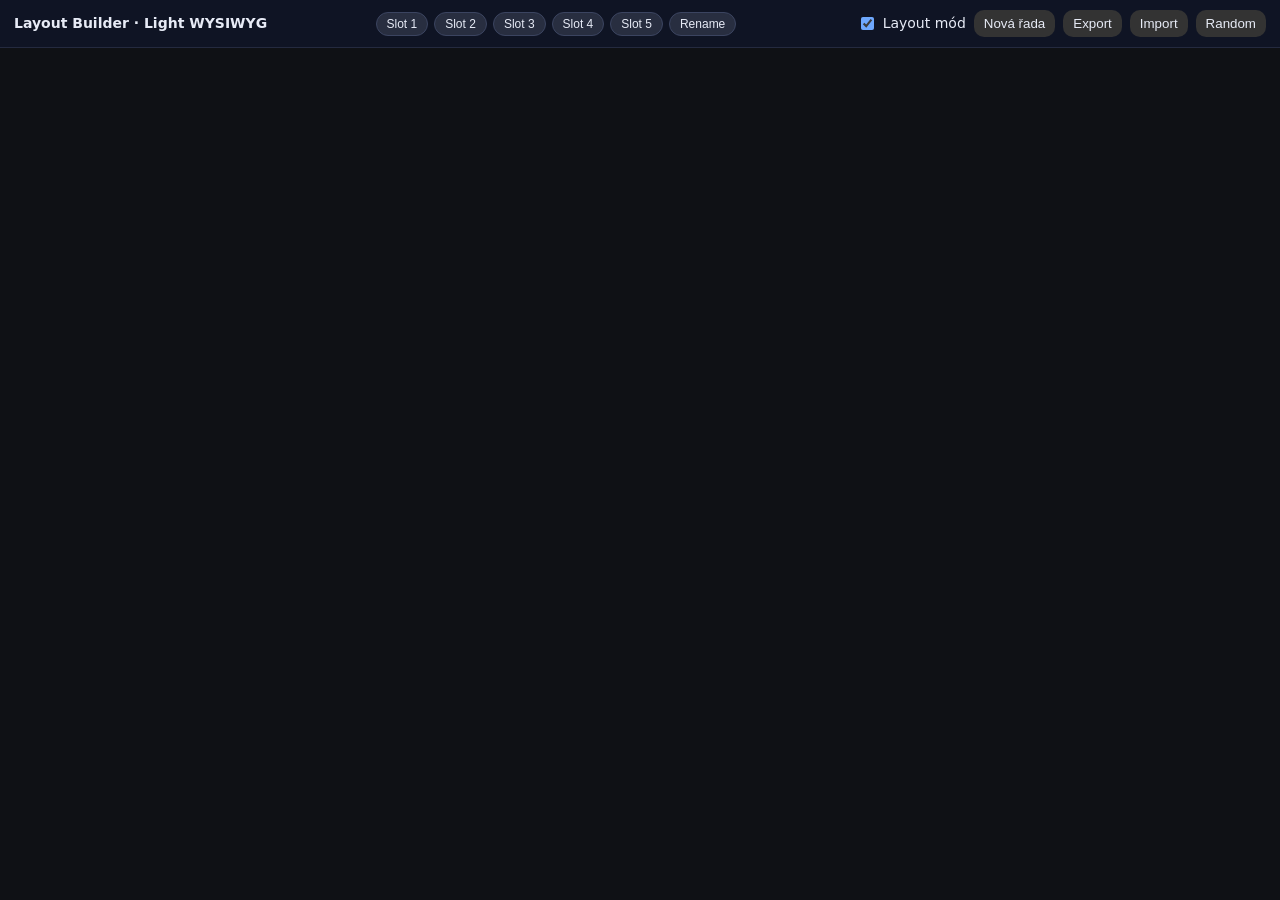
<file: index.html>
<!DOCTYPE html>
<html lang="cs">
<head>
  <meta charset="utf-8" />
  <meta name="viewport" content="width=device-width, initial-scale=1, viewport-fit=cover" />
  <title>Layout Builder · Light WYSIWYG</title>
  <link rel="stylesheet" href="styles.css?v=2" />
</head>
<body>
  <header class="topbar">
    <div class="brand">Layout Builder · Light WYSIWYG</div>
    <div class="slot-bar">
      <button id="slot1Btn">Slot 1</button>
      <button id="slot2Btn">Slot 2</button>
      <button id="slot3Btn">Slot 3</button>
      <button id="slot4Btn">Slot 4</button>
      <button id="slot5Btn">Slot 5</button>
      <button id="renameSlotBtn">Rename</button>
    </div>

    
    <div class="tools">
      <label class="switch"><input id="toggleLayoutMode" type="checkbox" checked><span>Layout mód</span></label>
      <button id="btnNewRow" type="button">Nová řada</button>
      <button id="btnExport"  type="button">Export</button>
      <button id="btnImport"  type="button">Import</button>
      <button id="btnRandom"  type="button">Random</button>
      <input id="importFile" type="file" hidden>
    </div>
  </header>

  <main id="canvas" class="canvas"></main>

  <script src="app.js?v=32" defer></script>
</body>
</html>
</file>
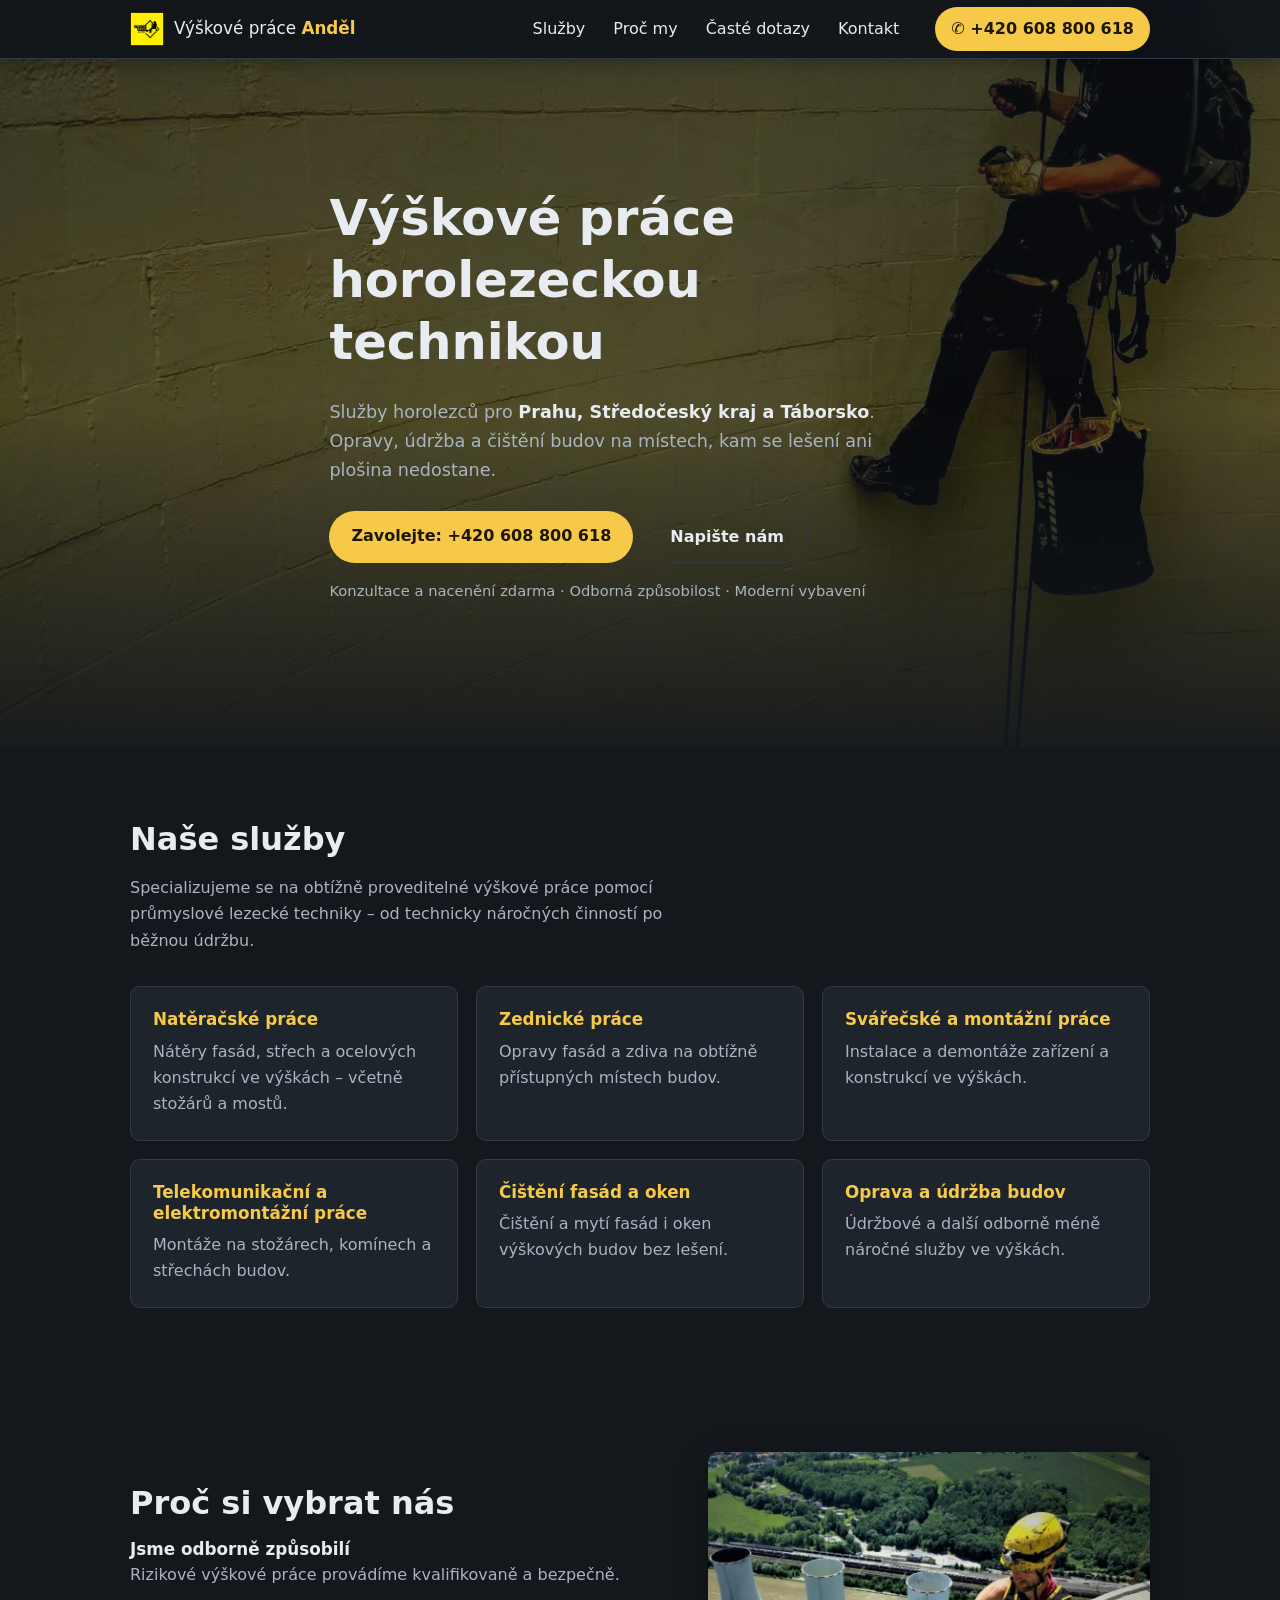
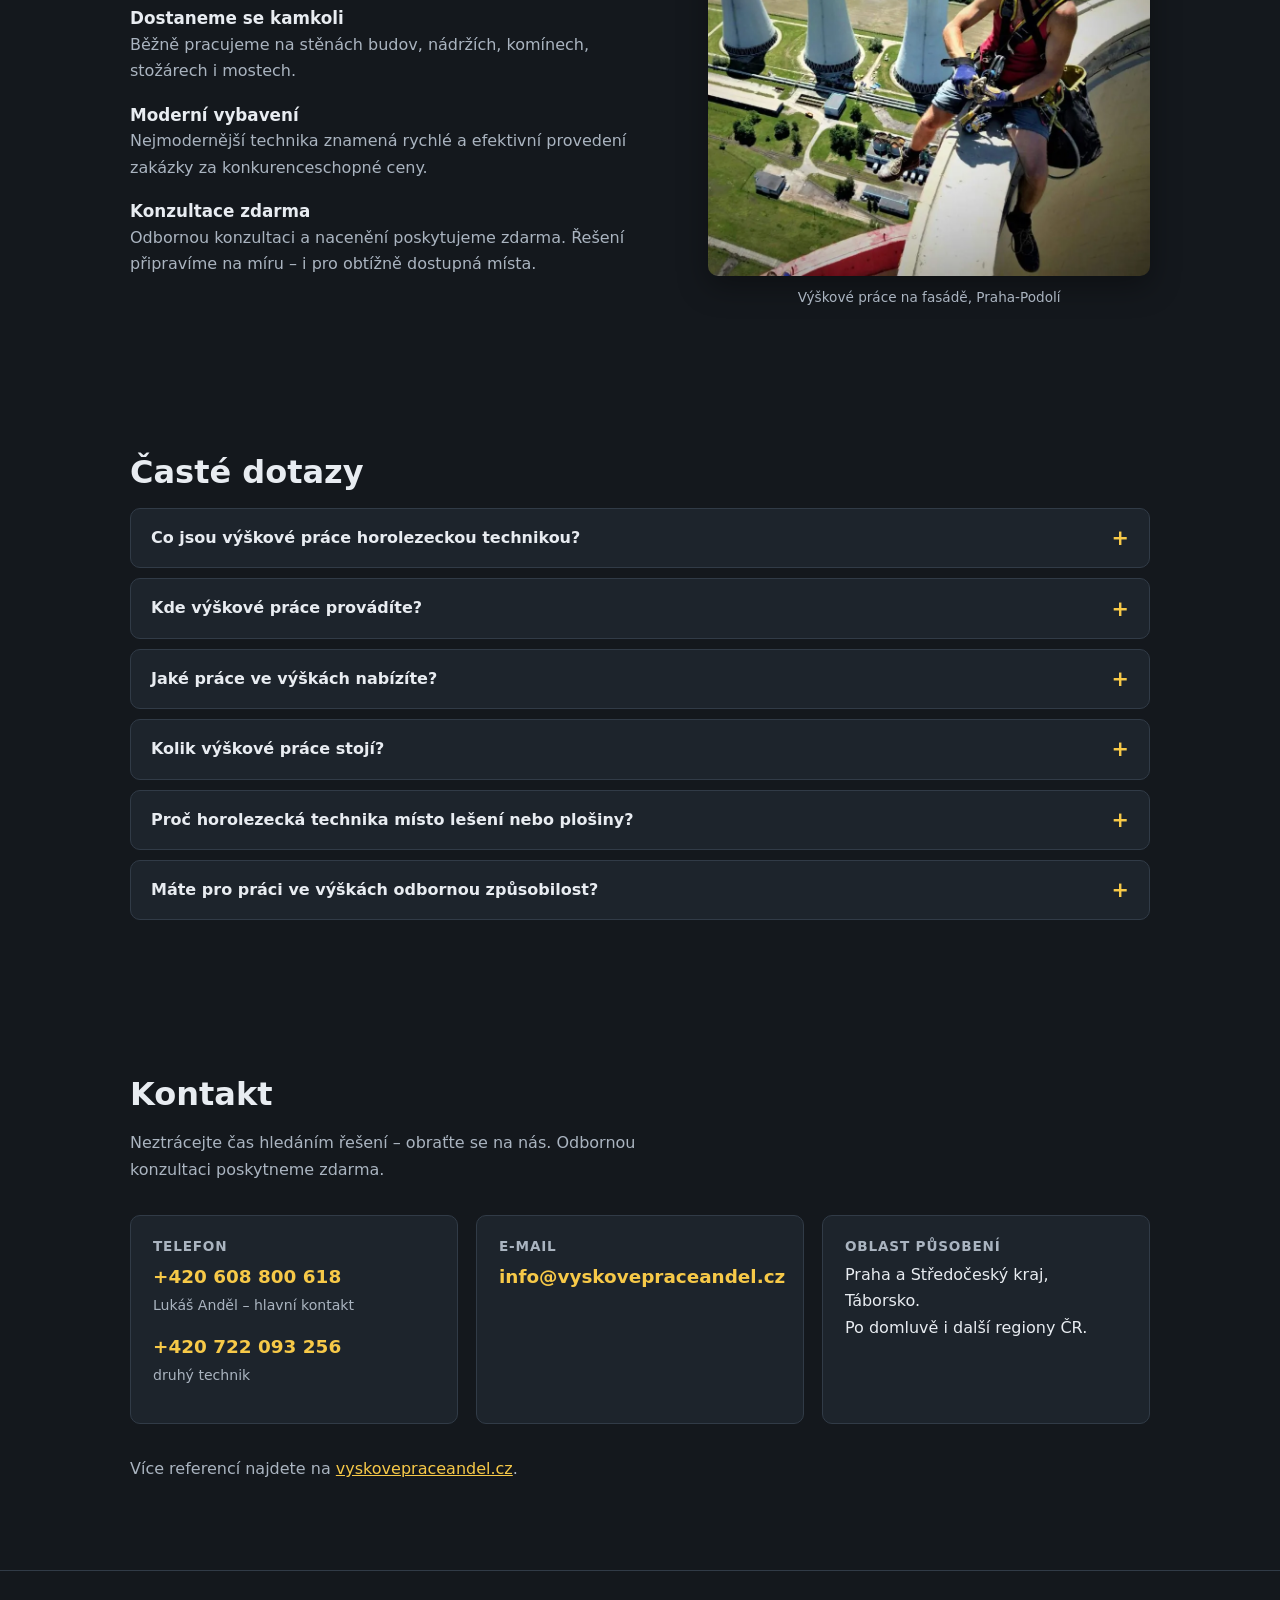
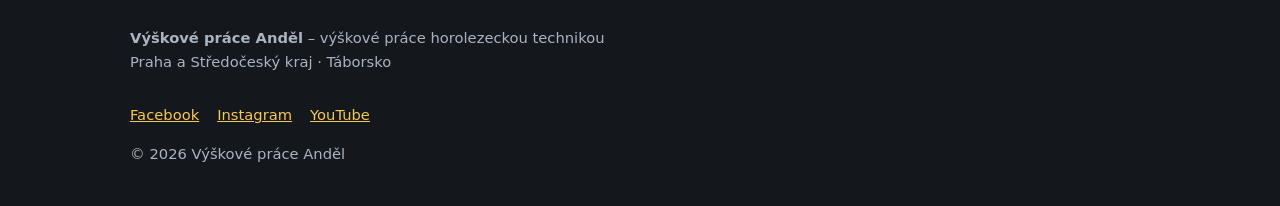
<file: docs/index.html>
<!DOCTYPE html>
<html lang="cs">
<head>
<meta charset="UTF-8">
<meta name="viewport" content="width=device-width, initial-scale=1.0">

<title>Výškové práce horolezeckou technikou – Praha a Táborsko | Výškové práce Anděl</title>
<meta name="description" content="Výškové práce Anděl – služby horolezců v Praze, Středočeském kraji a na Táborsku. Opravy a údržba budov, nátěry, montáže a čištění fasád horolezeckou technikou. Konzultace zdarma.">
<link rel="canonical" href="https://sluzbyhorolezcu.cz/">
<meta name="robots" content="index, follow, max-image-preview:large">

<meta property="og:locale" content="cs_CZ">
<meta property="og:type" content="website">
<meta property="og:title" content="Výškové práce horolezeckou technikou – Praha a Táborsko | Výškové práce Anděl">
<meta property="og:description" content="Služby horolezců v Praze, Středočeském kraji a na Táborsku. Opravy a údržba budov, nátěry, montáže a čištění fasád horolezeckou technikou.">
<meta property="og:url" content="https://sluzbyhorolezcu.cz/">
<meta property="og:image" content="https://sluzbyhorolezcu.cz/img/vyskove-prace-praha-podoli.jpg">
<meta property="og:image:width" content="926">
<meta property="og:image:height" content="889">
<meta property="og:image:type" content="image/jpeg">
<meta name="twitter:card" content="summary_large_image">

<link rel="icon" href="img/favicon.png" sizes="64x64" type="image/png">
<link rel="apple-touch-icon" href="img/apple-touch-icon.png">

<link rel="stylesheet" href="css/style.css">
<script src="js/fx.js" defer></script>

<script type="application/ld+json">
{
  "@context": "https://schema.org",
  "@type": "HomeAndConstructionBusiness",
  "@id": "https://sluzbyhorolezcu.cz/#business",
  "name": "Výškové práce Anděl",
  "alternateName": "Služby horolezců",
  "url": "https://sluzbyhorolezcu.cz/",
  "logo": "https://sluzbyhorolezcu.cz/img/logo.png",
  "image": "https://sluzbyhorolezcu.cz/img/vyskove-prace-praha-podoli.jpg",
  "description": "Výškové práce prováděné horolezeckou technikou: opravy a údržba budov, natěračské, zednické, svářečské, telekomunikační a elektromontážní práce, čištění fasád a oken.",
  "telephone": ["+420608800618", "+420722093256"],
  "email": "info@vyskovepraceandel.cz",
  "priceRange": "$$",
  "areaServed": [
    {"@type": "City", "name": "Praha"},
    {"@type": "AdministrativeArea", "name": "Středočeský kraj"},
    {"@type": "AdministrativeArea", "name": "Táborsko"},
    {"@type": "City", "name": "Benešov"},
    {"@type": "City", "name": "Tábor"},
    {"@type": "City", "name": "Ostrava"},
    {"@type": "Place", "name": "Praha-Žižkov"},
    {"@type": "Place", "name": "Praha-Vršovice"},
    {"@type": "Place", "name": "Praha-Holešovice"},
    {"@type": "Place", "name": "Praha-Strašnice"},
    {"@type": "Place", "name": "Praha-Chodov"},
    {"@type": "Place", "name": "Praha-Nusle"},
    {"@type": "Place", "name": "Praha-Záběhlice"},
    {"@type": "Place", "name": "Praha-Smíchov"},
    {"@type": "Place", "name": "Praha-Černý Most"},
    {"@type": "Place", "name": "Praha-Podolí"},
    {"@type": "Place", "name": "Praha-Vinohrady"},
    {"@type": "Place", "name": "Praha-Ruzyně"}
  ],
  "sameAs": [
    "https://www.facebook.com/horolezeckyservis/",
    "https://www.instagram.com/sluzbyhorolezcu.cz/",
    "https://www.youtube.com/channel/UCbhDKDbpQMsWUDSWt3--pFg"
  ]
}
</script>

<script type="application/ld+json">
{
  "@context": "https://schema.org",
  "@type": "FAQPage",
  "mainEntity": [
    {
      "@type": "Question",
      "name": "Co jsou výškové práce horolezeckou technikou?",
      "acceptedAnswer": {
        "@type": "Answer",
        "text": "Výškové práce horolezeckou technikou jsou speciálním odvětvím výškových prací. Horolezci používají lana, karabiny a další vybavení průmyslového lezectví, aby se bezpečně dostali na obtížně přístupná místa – bez lešení a bez plošiny."
      }
    },
    {
      "@type": "Question",
      "name": "Kde výškové práce provádíte?",
      "acceptedAnswer": {
        "@type": "Answer",
        "text": "Působíme především v Praze a Středočeském kraji a na Táborsku. Po domluvě jezdíme i do dalších regionů České republiky."
      }
    },
    {
      "@type": "Question",
      "name": "Jaké práce ve výškách nabízíte?",
      "acceptedAnswer": {
        "@type": "Answer",
        "text": "Provádíme natěračské, zednické, svářečské, telekomunikační a elektromontážní výškové práce, dále opravy a údržbu budov, instalace a demontáže zařízení a čištění fasád a oken."
      }
    },
    {
      "@type": "Question",
      "name": "Kolik výškové práce stojí?",
      "acceptedAnswer": {
        "@type": "Answer",
        "text": "Cena se odvíjí od rozsahu a náročnosti zakázky. Odbornou konzultaci a nacenění poskytujeme zdarma – zavolejte na +420 608 800 618 nebo napište na info@vyskovepraceandel.cz."
      }
    },
    {
      "@type": "Question",
      "name": "Proč zvolit horolezeckou techniku místo lešení nebo plošiny?",
      "acceptedAnswer": {
        "@type": "Answer",
        "text": "Horolezecká technika nevyžaduje stavbu lešení ani příjezd plošiny. Práce proto začíná rychleji, bývá levnější a dostaneme se i na místa, kam se běžná technika nedostane – stěny budov, nádrže, komíny, stožáry nebo mosty."
      }
    },
    {
      "@type": "Question",
      "name": "Máte pro práci ve výškách odbornou způsobilost?",
      "acceptedAnswer": {
        "@type": "Answer",
        "text": "Ano. Jsme odborně způsobilí pro rizikové práce ve výškách prováděné průmyslovou lezeckou technikou a pracujeme s moderním vybavením."
      }
    }
  ]
}
</script>
</head>

<body>
<a class="skip-link" href="#sluzby">Přejít k hlavnímu obsahu</a>

<header id="site-header">
  <div class="header-inner">
    <a class="brand" href="#top">
      <img src="img/logo.png" alt="" width="44" height="44">
      <span>Výškové práce <strong>Anděl</strong></span>
    </a>
    <nav aria-label="Hlavní navigace">
      <ul class="nav-links">
        <li><a href="#sluzby">Služby</a></li>
        <li><a href="#proc-my">Proč my</a></li>
        <li><a href="#faq">Časté dotazy</a></li>
        <li><a href="#kontakt">Kontakt</a></li>
      </ul>
    </nav>
    <a class="btn btn-primary btn-header" href="tel:+420608800618">✆&nbsp;+420 608 800 618</a>
  </div>
</header>

<main id="top">

  <section id="hero" aria-label="Úvod">
    <div id="hero-sentinel" aria-hidden="true"></div>
    <div class="hero-inner">
      <h1>Výškové práce horolezeckou technikou</h1>
      <p class="hero-sub">
        Služby horolezců pro <strong>Prahu, Středočeský kraj a Táborsko</strong>.
        Opravy, údržba a čištění budov na místech, kam se lešení ani plošina nedostane.
      </p>
      <div class="hero-cta">
        <a class="btn btn-primary" href="tel:+420608800618">Zavolejte: +420 608 800 618</a>
        <a class="btn btn-ghost" href="mailto:info@vyskovepraceandel.cz">Napište nám</a>
      </div>
      <p class="hero-trust">Konzultace a nacenění zdarma · Odborná způsobilost · Moderní vybavení</p>
    </div>
  </section>

  <section id="sluzby" class="reveal">
    <div class="container">
      <h2>Naše služby</h2>
      <p class="section-lead">
        Specializujeme se na obtížně proveditelné výškové práce pomocí průmyslové
        lezecké techniky – od technicky náročných činností po běžnou údržbu.
      </p>
      <ul class="cards">
        <li class="card">
          <h3>Natěračské práce</h3>
          <p>Nátěry fasád, střech a ocelových konstrukcí ve výškách – včetně stožárů a mostů.</p>
        </li>
        <li class="card">
          <h3>Zednické práce</h3>
          <p>Opravy fasád a zdiva na obtížně přístupných místech budov.</p>
        </li>
        <li class="card">
          <h3>Svářečské a montážní práce</h3>
          <p>Instalace a demontáže zařízení a konstrukcí ve výškách.</p>
        </li>
        <li class="card">
          <h3>Telekomunikační a elektromontážní práce</h3>
          <p>Montáže na stožárech, komínech a střechách budov.</p>
        </li>
        <li class="card">
          <h3>Čištění fasád a oken</h3>
          <p>Čištění a mytí fasád i oken výškových budov bez lešení.</p>
        </li>
        <li class="card">
          <h3>Oprava a údržba budov</h3>
          <p>Údržbové a další odborně méně náročné služby ve výškách.</p>
        </li>
      </ul>
    </div>
  </section>

  <section id="proc-my" class="reveal">
    <div class="container split">
      <div>
        <h2>Proč si vybrat nás</h2>
        <ul class="facts">
          <li>
            <h3>Jsme odborně způsobilí</h3>
            <p>Rizikové výškové práce provádíme kvalifikovaně a bezpečně.</p>
          </li>
          <li>
            <h3>Dostaneme se kamkoli</h3>
            <p>Běžně pracujeme na stěnách budov, nádržích, komínech, stožárech i mostech.</p>
          </li>
          <li>
            <h3>Moderní vybavení</h3>
            <p>Nejmodernější technika znamená rychlé a efektivní provedení zakázky za konkurenceschopné ceny.</p>
          </li>
          <li>
            <h3>Konzultace zdarma</h3>
            <p>Odbornou konzultaci a nacenění poskytujeme zdarma. Řešení připravíme na míru – i pro obtížně dostupná místa.</p>
          </li>
        </ul>
      </div>
      <figure>
        <img src="img/vyskove-prace-praha-podoli.webp"
             alt="Horolezec při výškových pracích na fasádě domu v Praze-Podolí"
             width="926" height="889" loading="lazy">
        <figcaption>Výškové práce na fasádě, Praha-Podolí</figcaption>
      </figure>
    </div>
  </section>

  <section id="faq" class="reveal">
    <div class="container">
      <h2>Časté dotazy</h2>
      <details>
        <summary>Co jsou výškové práce horolezeckou technikou?</summary>
        <p>Speciální odvětví výškových prací: horolezci používají lana, karabiny
        a další vybavení průmyslového lezectví, aby se bezpečně dostali na
        obtížně přístupná místa – bez lešení a bez plošiny.</p>
      </details>
      <details>
        <summary>Kde výškové práce provádíte?</summary>
        <p>Především v Praze a Středočeském kraji a na Táborsku. Po domluvě
        jezdíme i do dalších regionů České republiky.</p>
      </details>
      <details>
        <summary>Jaké práce ve výškách nabízíte?</summary>
        <p>Natěračské, zednické, svářečské, telekomunikační a elektromontážní
        výškové práce, opravy a údržbu budov, instalace a demontáže zařízení
        a čištění fasád a oken.</p>
      </details>
      <details>
        <summary>Kolik výškové práce stojí?</summary>
        <p>Cena se odvíjí od rozsahu a náročnosti zakázky. Konzultaci
        a nacenění poskytujeme zdarma – zavolejte na
        <a href="tel:+420608800618">+420&nbsp;608&nbsp;800&nbsp;618</a> nebo napište na
        <a href="mailto:info@vyskovepraceandel.cz">info@vyskovepraceandel.cz</a>.</p>
      </details>
      <details>
        <summary>Proč horolezecká technika místo lešení nebo plošiny?</summary>
        <p>Nestaví se lešení a nečeká se na plošinu – práce začíná rychleji,
        bývá levnější a dostaneme se i tam, kam se běžná technika nedostane:
        stěny budov, nádrže, komíny, stožáry nebo mosty.</p>
      </details>
      <details>
        <summary>Máte pro práci ve výškách odbornou způsobilost?</summary>
        <p>Ano. Jsme odborně způsobilí pro rizikové práce ve výškách prováděné
        průmyslovou lezeckou technikou a pracujeme s moderním vybavením.</p>
      </details>
    </div>
  </section>

  <section id="kontakt" class="reveal">
    <div class="container">
      <h2>Kontakt</h2>
      <p class="section-lead">
        Neztrácejte čas hledáním řešení – obraťte se na nás. Odbornou konzultaci
        poskytneme zdarma.
      </p>
      <div class="contact-grid">
        <div class="contact-card">
          <h3>Telefon</h3>
          <p><a class="contact-link" href="tel:+420608800618">+420 608 800 618</a><br>
          <span class="contact-note">Lukáš Anděl – hlavní kontakt</span></p>
          <p><a class="contact-link" href="tel:+420722093256">+420 722 093 256</a><br>
          <span class="contact-note">druhý technik</span></p>
        </div>
        <div class="contact-card">
          <h3>E-mail</h3>
          <p><a class="contact-link" href="mailto:info@vyskovepraceandel.cz">info@vyskovepraceandel.cz</a></p>
        </div>
        <div class="contact-card">
          <h3>Oblast působení</h3>
          <p>Praha a Středočeský kraj, Táborsko.<br>Po domluvě i další regiony ČR.</p>
        </div>
      </div>
      <p class="references">
        Více referencí najdete na
        <a href="https://vyskovepraceandel.cz/" rel="noopener">vyskovepraceandel.cz</a>.
      </p>
    </div>
  </section>

</main>

<footer>
  <div class="container footer-inner">
    <p>
      <strong>Výškové práce Anděl</strong> – výškové práce horolezeckou technikou<br>
      Praha a Středočeský kraj · Táborsko
    </p>
    <!-- TODO: doplnit ověřené IČO a případně adresu provozovatele (viz CHANGELOG) -->
    <ul class="social" aria-label="Sociální sítě">
      <li><a href="https://www.facebook.com/horolezeckyservis/" rel="noopener">Facebook</a></li>
      <li><a href="https://www.instagram.com/sluzbyhorolezcu.cz/" rel="noopener">Instagram</a></li>
      <li><a href="https://www.youtube.com/channel/UCbhDKDbpQMsWUDSWt3--pFg" rel="noopener">YouTube</a></li>
    </ul>
    <p class="copyright">© 2026 Výškové práce Anděl</p>
  </div>
</footer>

</body>
</html>
</file>
<file: styles.css>
:root{
  --bg:#0f1115; --panel:#131826; --line:#242a3f;
  --text:#e7ebf6; --muted:#9aa3b6; --accent:#6ea8fe;
  --card1:#11192c; --card2:#011d57; --card3:#0f1728;
  --ok:#103316; --err:#3a1d1d;
}

/* ------- základ ------- */
*{box-sizing:border-box}
html,body{height:100%}
body{
  margin:0;
  background:var(--bg);
  color:var(--text);
  font:14px/1.5 system-ui,Segoe UI,Roboto,Arial,sans-serif;
}

/* ------- topbar ------- */
.topbar{
  position:sticky;top:0;z-index:10;
  display:flex;justify-content:space-between;align-items:center;
  padding:10px 14px;border-bottom:1px solid var(--line);background:#0f1424;
}
.topbar .brand{font-weight:600}
.topbar .tools{display:flex;gap:8px;align-items:center}
button{
  background:#333333;
  color:var(--text);
  border:0;
  border-radius:10px;
  padding:6px 10px;
  cursor:pointer;
}
button:hover{border-color:#3c4a79}
button:disabled{opacity:.6;cursor:not-allowed}
.switch{display:flex;align-items:center;gap:6px}
.switch input{accent-color:var(--accent)}

/* ------- plátno ------- */
.canvas{
  display:flex;flex-direction:column;gap:12px;
  padding:14px;
  max-width:100vw;
  overflow-x:hidden;
}

/* ------- řada ------- */
.row{
  background: transparent;
  border:0;
  border-radius:12px;
  padding:5px 5px 5px;
  min-width:0;
  max-width:100%;
  overflow:hidden;
}

/* hlavička řady */
.row-head{
  display:flex;align-items:center;gap:10px;
  padding:6px 4px 10px 4px;
}
.row-title{ display:none; } /* pole „Řada“ schováno */
.row-controls{
  display:flex;align-items:center;gap:8px;
  flex:1 1 auto;
  overflow-x:auto;
  white-space:nowrap;
}
.row-controls select{ min-width:72px; }
.row-controls button,
.row-controls select{
  font-size:12.5px;
  padding:6px 10px;
}

/* mřížka bloků v řadě */
.row-body{
  display:grid;gap:10px;min-width:0;max-width:100%;
}
.row-body.cols-1{grid-template-columns:minmax(0,1fr)}
.row-body.cols-2{grid-template-columns:minmax(0,1fr) minmax(0,1fr)}
.row-body.cols-3{grid-template-columns:minmax(0,1fr) minmax(0,1fr) minmax(0,1fr)}


/* block = jen obal, žádná karta */
.block{
  background:transparent;
  border:0;
  border-radius:0;
  min-width:0;
  max-width:100%;
  overflow:visible;
  padding:0 0 4px;   /* malá mezera pod titulkem */
}

/* Výstupní blok - odlišné pozadí karty */
.block-output .block-body{
  background:#11053b;
  border:0 solid #38406a;
}

/* Copy tlačítko vpravo v hlavičce */
.block-output .block-head .block-copy{
  background:#3a4b88;
  border-radius:10px;
  padding:6px 12px;
  font-size:13px;
}
.block-output .block-head .block-copy:hover{
  background:#4b5da2;
}

/* HLAVIČKA BLOKU – čistý text */
.block-head{
  display:flex;align-items:center;justify-content:space-between;
  gap:8px;padding:0px 5p;border-bottom:0;
  min-width:0;
  border: 0;
}
.block-title{
  font-weight:700;
  font-size:16px;
  letter-spacing:.2px;
  color:var(--text);
  margin:0;
}
.block-head input.block-title{
  width:100%;min-width:0;max-width:100%;
  background:transparent !important;
  border:0 !important;
  padding:0 !important;
  outline:none;
  color:var(--text);
  font:inherit;
}

.block-body{
  padding:10px;
  min-width:0;
  background:var(--card2);
  border:o  solid var(--line);
  border-radius:10px;
} 

/* globální inputs (NE pro badge label/payload) */
input[type="text"]:not(.badge-label):not(.badge-payload),
input[type="number"],
textarea{
  width:100%;
  max-width:100%;
  min-width:0;
  background: transparent;
  border:0;
  border-radius:8px;
  padding:6px 8px;
  color:var(--text);
}
textarea{resize:vertical}

/* ============================= */
/*  SPEC VZHLED PRO ROW-CONTROLS */
/* ============================= */

/* label „Sloupce:“ */
.row-columns-label{
  font-size:13px;
  color:var(--muted);
  margin-right:4px;
}

/* pilulky – tlačítka */
.row-controls button{
  background:#333333 !important;
  border:0 solid #5c5c5c !important;
  border-radius:10px !important;
  padding:6px 12px !important;
  font-size:13px !important;
  color:var(--text) !important;
}

/* select „Sloupce“ – stejný vzhled jako button */
.row-controls select.row-columns-select{
  background:#474747 !important;
  border:1px solid #5c5c5c !important;
  border-radius:10px !important;
  padding:6px 12px !important;
  font-size:13px !important;
  color:var(--text) !important;
  width:auto;
  max-width:100%;
  min-width:72px;
}

/* ------ TEXT blok ------ */
.textarea-wrap{min-width:0}
.textarea-wrap textarea{min-height:120px}

/* ========================================================= */
/* BADGE – pilulky vedle sebe, šířka podle textu             */
/* ========================================================= */


.badge-list{
  display:flex;
  flex-wrap:wrap;
  gap:4px 6px;
  align-items:flex-start;
  min-width:0;
}

/* každá badge = pilulka + payload pod ní */
.badge-item {
  display: inline-flex;
  flex-direction: column;
  align-items: flex-start;
  width: auto;
}

.badge-pill {
  display:inline-flex;
  align-items:center;
  gap:0;
  padding:10px;
  background:#000f20ff;
  border-radius:10px;
  width:auto;
  max-width:max-content;
}

/* ACTIVE varianta – musí být POD tím předchozím blokem */
.badge-pill.badge-pill-active {
  background:#012f7b;     /* barva pro ON */
}

.badge-label {
  display: inline-block;
  color: #FFFFFF;
  background: transparent;
  border: 0;
  padding: 2px;
  margin: 0;

  white-space: nowrap;
  width: auto;
}

/* křížek */
.badge-pill .badge-del{
  background:#333333ff;
  border:0;
  padding:0 4px;
}

/* payload pod pilulkou – jen v layout módu */
.badge-payload{
  margin-top:4px;
  background:#333333;
  border-radius:6px;
  padding:4px 8px;
  width:180px;
  max-width:100%;
  color:var(--text);
}

/* OFF mód – necháme jen pilulky */
.view-mode .badge-payload,
.view-mode .badge-toolbar{
  display:none !important;
}
.view-mode .badge-label{
  pointer-events:none;
  opacity:.9;
}

/* ------ SLIDER blok ------ */
.slider-list{
  display:flex;
  flex-direction:column;
  gap:8px;
  min-width:0;
}
.slider-item{
  display:grid;
  gap:8px;
  align-items:center;
  grid-template-columns:200px minmax(0,1fr) 64px auto;
  min-width:0;
}
.slider-item input[type="text"],
.slider-item input[type="number"]{min-width:0}

/* ------- VIEW MODE (Layout OFF) ------- */

/* skryj všechny .edit-only prvky */
.view-mode .edit-only{display:none !important}

/* skryj celou hlavičku řady (ovládací prvky) */
.view-mode .row-controls{
  display:none !important;
}

/* v OFF módu nech u badge jen text, bez payloadu a toolbaru */
.view-mode .badge-payload,
.view-mode .badge-toolbar{
  display:none !important;
}

/* badge label v OFF módu jen ke čtení */
.view-mode .badge-label{
  pointer-events:none;
  opacity:.9;
}

/* Titulek bloku pouze pro čtení */
.view-mode .block-head input.block-title{
  pointer-events:none;
  opacity:.92;
}

/* slider kompaktně – schovat range a toolbar */
.view-mode .slider-item input[type="range"],
.view-mode .slider-toolbar{
  display:none !important;
}

/* ------- responsivita ------- */
@media (max-width: 820px){
  .slider-item{grid-template-columns:minmax(0,1fr) minmax(0,1fr) 64px auto}
  .row-body.cols-2{grid-template-columns:minmax(0,1fr)}
  .row-body.cols-3{grid-template-columns:minmax(0,1fr)}
}


/* ------- sloty ------- */
.slot-bar{
  display:flex;
  gap:6px;
  align-items:center;
  margin-right:12px;
}

.slot-bar button{
  background:#282e40;
  border:1px solid #3b4460;
  border-radius:999px;
  padding:4px 10px;
  font-size:12px;
  color:var(--text);
}

.slot-bar button.slot-active{
  background:var(--accent);
  color:#000;
  border-color:var(--accent);
}
</file>
<file: docs/css/style.css>
/* ====================================================================
   Výškové práce Anděl — sluzbyhorolezcu.cz
   Čisté CSS, bez závislostí. Tmavé schéma navazuje na původní web,
   ale s kontrastem ≥ 4,5:1 (WCAG AA).
   ==================================================================== */

:root {
  --bg: #14181d;
  --surface: #1d242c;
  --surface-2: #232c36;
  --text: #e8ecf1;
  --muted: #aab4c0;
  --accent: #f7c948;        /* navazuje na původní žlutou, kontrast 10,9:1 na --bg */
  --accent-ink: #1c1605;
  --border: #313b47;
  --header-h: 72px;
  --radius: 10px;
  --shadow: 0 10px 30px rgba(0, 0, 0, .35);
}

* { box-sizing: border-box; }

html {
  scroll-behavior: smooth;
  -webkit-text-size-adjust: 100%;
}

body {
  margin: 0;
  background: var(--bg);
  color: var(--text);
  font: 16px/1.65 system-ui, -apple-system, "Segoe UI", Roboto, "Helvetica Neue", Arial, sans-serif;
}

img { max-width: 100%; height: auto; display: block; }

a { color: var(--accent); }
a:hover { color: #ffe08a; }

h1, h2, h3 { line-height: 1.25; margin: 0 0 .5em; }
h2 { font-size: clamp(1.5rem, 3vw, 2rem); }
h3 { font-size: 1.05rem; }

.container {
  max-width: 1060px;
  margin: 0 auto;
  padding: 0 20px;
}

section { padding: 72px 0; scroll-margin-top: calc(var(--header-h) + 12px); }

.section-lead {
  max-width: 56ch;
  color: var(--muted);
  margin-bottom: 2rem;
}

/* --- přístupnost ------------------------------------------------- */

.skip-link {
  position: absolute;
  left: -9999px;
  top: 0;
  background: var(--accent);
  color: var(--accent-ink);
  padding: 10px 16px;
  z-index: 100;
}
.skip-link:focus { left: 8px; top: 8px; }

:focus-visible {
  outline: 2px solid var(--accent);
  outline-offset: 2px;
}

/* --- header ------------------------------------------------------- */

#site-header {
  position: sticky;
  top: 0;
  z-index: 50;
  background: rgba(20, 24, 29, .55);
  backdrop-filter: blur(8px);
  -webkit-backdrop-filter: blur(8px);
  border-bottom: 1px solid transparent;
  transition: background .25s ease, border-color .25s ease;
}

.header-inner {
  max-width: 1060px;
  margin: 0 auto;
  padding: 0 20px;
  min-height: var(--header-h);
  display: flex;
  align-items: center;
  gap: 24px;
  transition: min-height .25s ease;
}

#site-header.shrunk {
  background: rgba(16, 20, 25, .92);
  border-bottom-color: var(--border);
  box-shadow: 0 4px 18px rgba(0, 0, 0, .3);
}
#site-header.shrunk .header-inner { min-height: 58px; }

.brand {
  display: flex;
  align-items: center;
  gap: 10px;
  text-decoration: none;
  color: var(--text);
  font-size: 1.05rem;
  white-space: nowrap;
}
.brand strong { color: var(--accent); }
.brand img { width: 44px; height: 44px; transition: width .25s ease, height .25s ease; }
#site-header.shrunk .brand img { width: 34px; height: 34px; }

nav { margin-left: auto; }
.nav-links {
  display: flex;
  gap: 4px;
  list-style: none;
  margin: 0;
  padding: 0;
}
.nav-links a {
  display: block;
  padding: 8px 12px;
  color: var(--text);
  text-decoration: none;
  border-radius: 6px;
  transition: background .15s ease, color .15s ease;
}
.nav-links a:hover { background: var(--surface-2); color: var(--accent); }

/* --- tlačítka ------------------------------------------------------ */

.btn {
  display: inline-block;
  padding: 12px 22px;
  border-radius: 999px;
  font-weight: 600;
  text-decoration: none;
  transition: transform .18s ease, box-shadow .18s ease, background .18s ease, color .18s ease;
}
.btn:hover { transform: translateY(-2px); box-shadow: var(--shadow); }

.btn-primary { background: var(--accent); color: var(--accent-ink); }
.btn-primary:hover { background: #ffd95e; color: var(--accent-ink); }

.btn-ghost {
  border: 1px solid var(--border);
  color: var(--text);
}
.btn-ghost:hover { border-color: var(--accent); color: var(--accent); }

.btn-header { margin-left: auto; padding: 9px 16px; white-space: nowrap; }
nav + .btn-header { margin-left: 0; }

/* --- hero ----------------------------------------------------------- */

#hero {
  position: relative;
  min-height: min(86vh, 760px);
  display: flex;
  align-items: center;
  padding: 120px 0;
  margin-top: calc(-1 * var(--header-h));
  isolation: isolate;
  overflow: hidden;
}

/* fotka + tmavý overlay řeší původní problém s kontrastem textu na fotce;
   --parallax nastavuje fx.js (desktop, bez prefers-reduced-motion) */
#hero::before {
  content: "";
  position: absolute;
  inset: -40px 0;
  z-index: -1;
  background:
    linear-gradient(180deg, rgba(13, 16, 20, .78) 0%, rgba(13, 16, 20, .62) 55%, var(--bg) 100%),
    url("../img/hero.webp") center / cover no-repeat;
  transform: translateY(var(--parallax, 0px));
  will-change: transform;
}

#hero-sentinel { position: absolute; top: 0; height: 1px; width: 1px; }

.hero-inner {
  max-width: 1060px;
  margin: 0 auto;
  padding: var(--header-h) 20px 0;
}

#hero h1 {
  font-size: clamp(1.9rem, 5vw, 3.1rem);
  max-width: 18ch;
  text-wrap: balance;
}

.hero-sub {
  max-width: 52ch;
  font-size: 1.1rem;
  color: var(--muted);
}
.hero-sub strong { color: var(--text); }

.hero-cta {
  display: flex;
  flex-wrap: wrap;
  gap: 14px;
  margin: 1.6rem 0 1rem;
}

.hero-trust {
  color: var(--muted);
  font-size: .92rem;
}

/* --- karty služeb ---------------------------------------------------- */

.cards {
  list-style: none;
  margin: 0;
  padding: 0;
  display: grid;
  grid-template-columns: repeat(auto-fit, minmax(280px, 1fr));
  gap: 18px;
}

.card {
  background: var(--surface);
  border: 1px solid var(--border);
  border-radius: var(--radius);
  padding: 22px;
  transition: transform .18s ease, box-shadow .18s ease, border-color .18s ease;
}
.card:hover {
  transform: translateY(-3px);
  box-shadow: var(--shadow);
  border-color: #46525f;
}
.card h3 { color: var(--accent); }
.card p { margin: 0; color: var(--muted); }

/* --- proč my ---------------------------------------------------------- */

.split {
  display: grid;
  grid-template-columns: 1.2fr 1fr;
  gap: 48px;
  align-items: center;
}

.facts {
  list-style: none;
  margin: 0;
  padding: 0;
  display: grid;
  gap: 20px;
}
.facts h3 { margin-bottom: .15em; }
.facts p { margin: 0; color: var(--muted); }

.split figure { margin: 0; }
.split img {
  border-radius: var(--radius);
  box-shadow: var(--shadow);
}
.split figcaption {
  margin-top: .6rem;
  font-size: .85rem;
  color: var(--muted);
  text-align: center;
}

/* --- FAQ --------------------------------------------------------------- */

#faq details {
  background: var(--surface);
  border: 1px solid var(--border);
  border-radius: var(--radius);
  margin-bottom: 10px;
  overflow: hidden;
}

#faq summary {
  cursor: pointer;
  padding: 16px 20px;
  font-weight: 600;
  list-style: none;
  position: relative;
  padding-right: 48px;
  transition: background .15s ease;
}
#faq summary::-webkit-details-marker { display: none; }
#faq summary::after {
  content: "+";
  position: absolute;
  right: 20px;
  top: 50%;
  translate: 0 -50%;
  font-size: 1.3rem;
  color: var(--accent);
  transition: rotate .2s ease;
}
#faq details[open] summary::after { rotate: 45deg; }
#faq summary:hover { background: var(--surface-2); }
#faq details p { margin: 0; padding: 0 20px 18px; color: var(--muted); }

/* --- kontakt ------------------------------------------------------------ */

.contact-grid {
  display: grid;
  grid-template-columns: repeat(auto-fit, minmax(240px, 1fr));
  gap: 18px;
}

.contact-card {
  background: var(--surface);
  border: 1px solid var(--border);
  border-radius: var(--radius);
  padding: 22px;
}
.contact-card h3 { color: var(--muted); font-size: .85rem; text-transform: uppercase; letter-spacing: .06em; }
.contact-card p { margin: 0 0 .8rem; }

.contact-link {
  font-size: 1.15rem;
  font-weight: 700;
  text-decoration: none;
}
.contact-link:hover { text-decoration: underline; }
.contact-note { color: var(--muted); font-size: .88rem; }

.references { margin-top: 2rem; color: var(--muted); }

/* --- patička -------------------------------------------------------------- */

footer {
  border-top: 1px solid var(--border);
  padding: 40px 0;
  color: var(--muted);
  font-size: .92rem;
}
.footer-inner { display: grid; gap: 14px; }
.social {
  list-style: none;
  display: flex;
  gap: 18px;
  margin: 0;
  padding: 0;
}
.copyright { margin: 0; }

/* --- scroll-reveal (aktivní jen s JS, html.js přidává fx.js) -------------- */

html.js .reveal {
  opacity: 0;
  transform: translateY(16px);
  transition: opacity .5s ease-out, transform .5s ease-out;
}
html.js .reveal.in-view {
  opacity: 1;
  transform: none;
}

/* --- responzivita ----------------------------------------------------------- */

@media (max-width: 860px) {
  .split { grid-template-columns: 1fr; }
  .split figure { order: -1; max-width: 480px; }
}

@media (max-width: 760px) {
  .nav-links { display: none; }   /* sekce jsou dostupné scrollem, CTA zůstává */
  .btn-header { margin-left: auto; }
  section { padding: 56px 0; }
}

/* --- prefers-reduced-motion: animace POVINNĚ vypnout ------------------------- */

@media (prefers-reduced-motion: reduce) {
  *, *::before, *::after {
    animation: none !important;
    transition: none !important;
  }
  html { scroll-behavior: auto; }
  html.js .reveal { opacity: 1; transform: none; }
  #hero::before { will-change: auto; }
}
</file>
